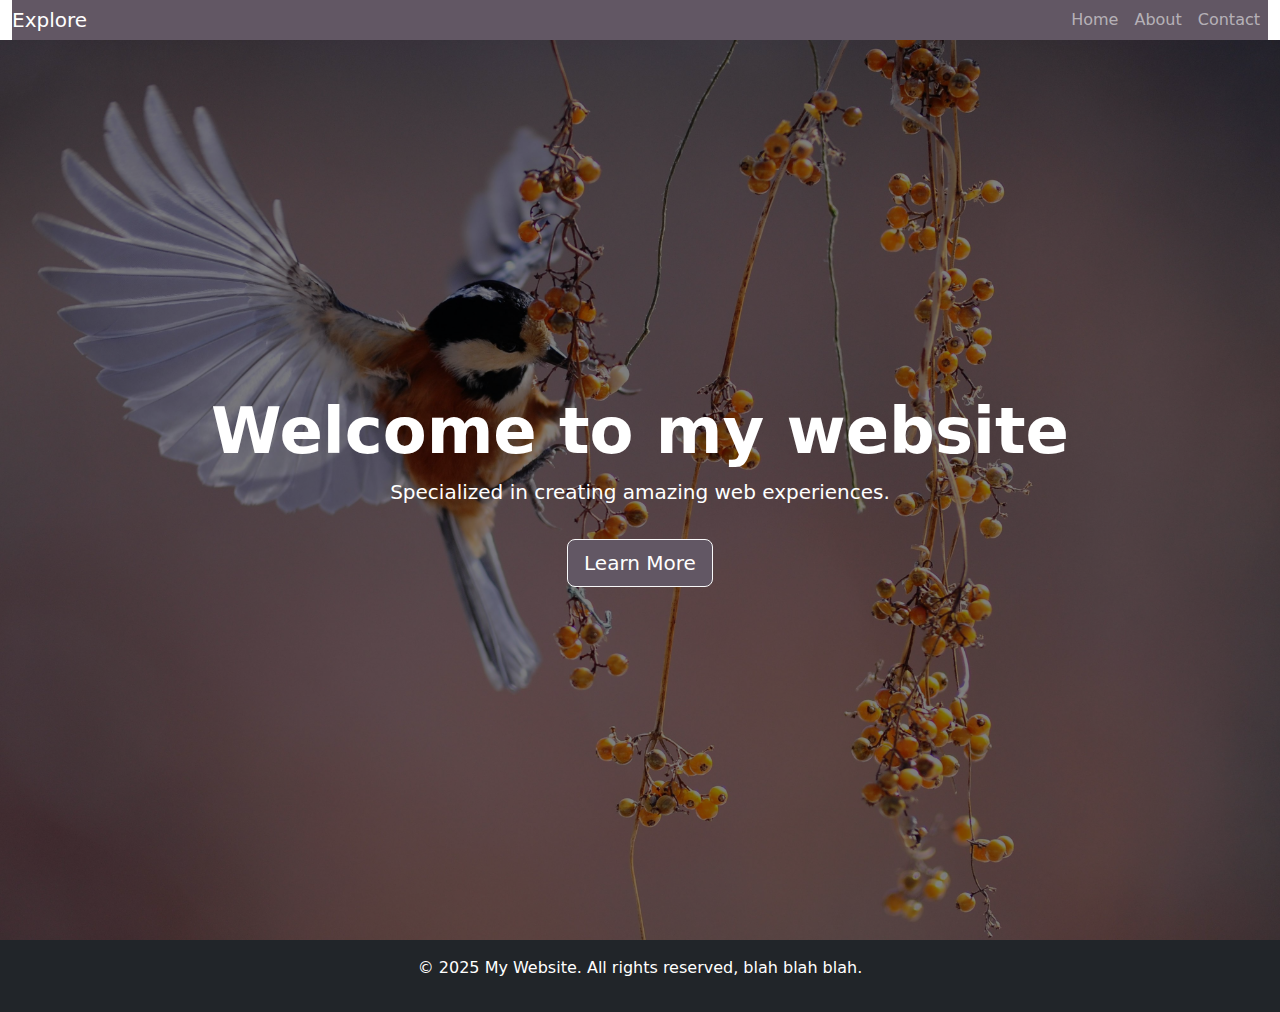
<file: index.html>
<!doctype html>
<html lang="en">
  <head>
    <meta charset="utf-8">
    <meta name="viewport" content="width=device-width, initial-scale=1">
    <title>My Website</title>
    <link href="https://cdn.jsdelivr.net/npm/bootstrap@5.3.5/dist/css/bootstrap.min.css" rel="stylesheet">
    <link rel="stylesheet" href="style.css">
  </head>
  <body>
    <!-- Header -->
    <header class="text-white">
      <div class="container-fluid">
        <nav class="navbar navbar-expand-lg navbar-dark">
          <a class="navbar-brand" href="#">Explore</a>
          <button class="navbar-toggler" type="button" data-bs-toggle="collapse" data-bs-target="#navbarNav" aria-controls="navbarNav" aria-expanded="false" aria-label="Toggle navigation">
            <span class="navbar-toggler-icon"></span>
          </button>
          <div class="collapse navbar-collapse" id="navbarNav">
            <ul class="navbar-nav ms-auto">
              <li class="nav-item"><a class="nav-link" href="#hero">Home</a></li>
              <li class="nav-item"><a class="nav-link" href="#content">About</a></li>
              <li class="nav-item"><a class="nav-link" href="#footer">Contact</a></li>
            </ul>
          </div>
        </nav>
      </div>
    </header>

    <!-- Hero Section -->
    <header id="hero" class="text-white text-center d-flex align-items-center justify-content-center">
      <div class="container">
        <h1 class="display-3 fw-bold">Welcome to my website</h1>
        <p class="lead">Specialized in creating amazing web experiences.</p>
        <a href="#content" class="btn btn-light btn-lg mt-3">Learn More</a>
      </div>
    </header>

  

    <!-- Footer -->
    <footer id="footer" class="bg-dark text-white text-center py-3">
      <div class="container">
        <p>&copy; 2025 My Website. All rights reserved, blah blah blah.</p>
      </div>
    </footer>

    <script src="https://cdn.jsdelivr.net/npm/bootstrap@5.3.5/dist/js/bootstrap.bundle.min.js"></script>
  </body>
</html>
</file>
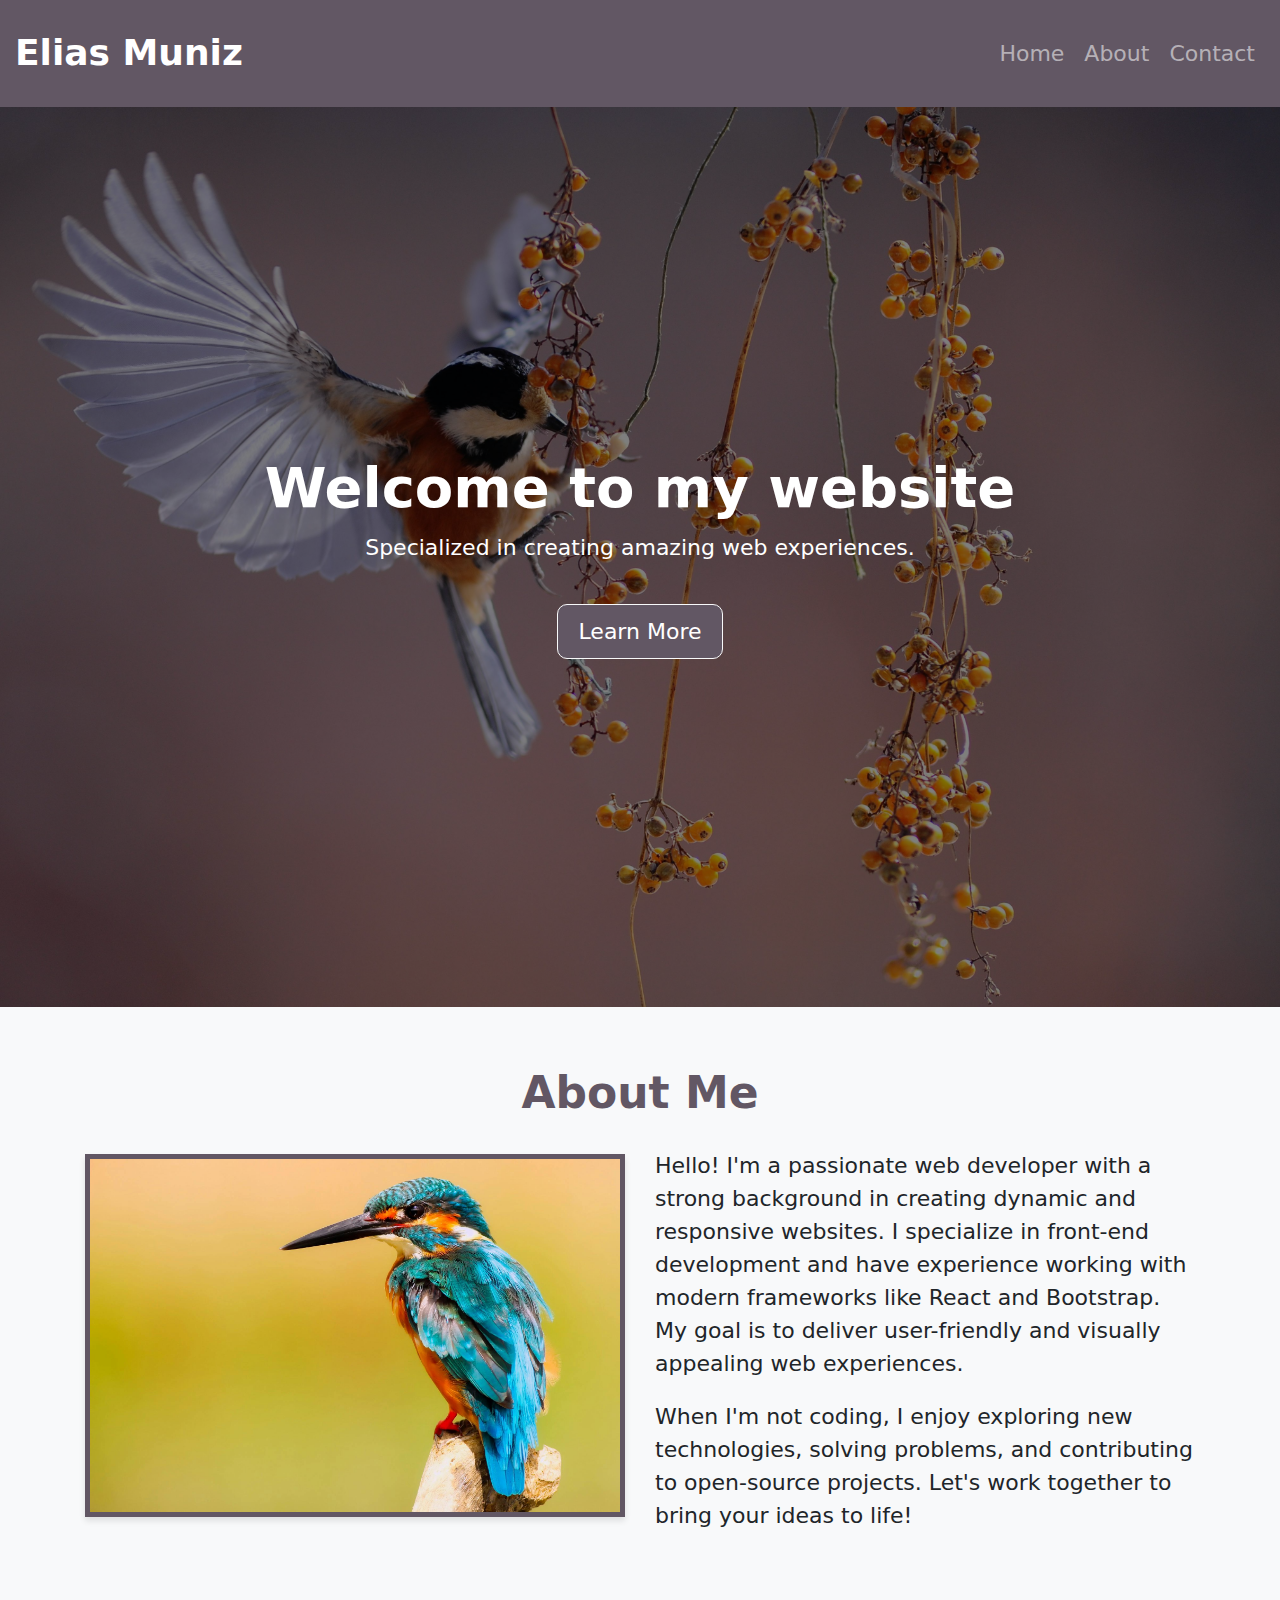
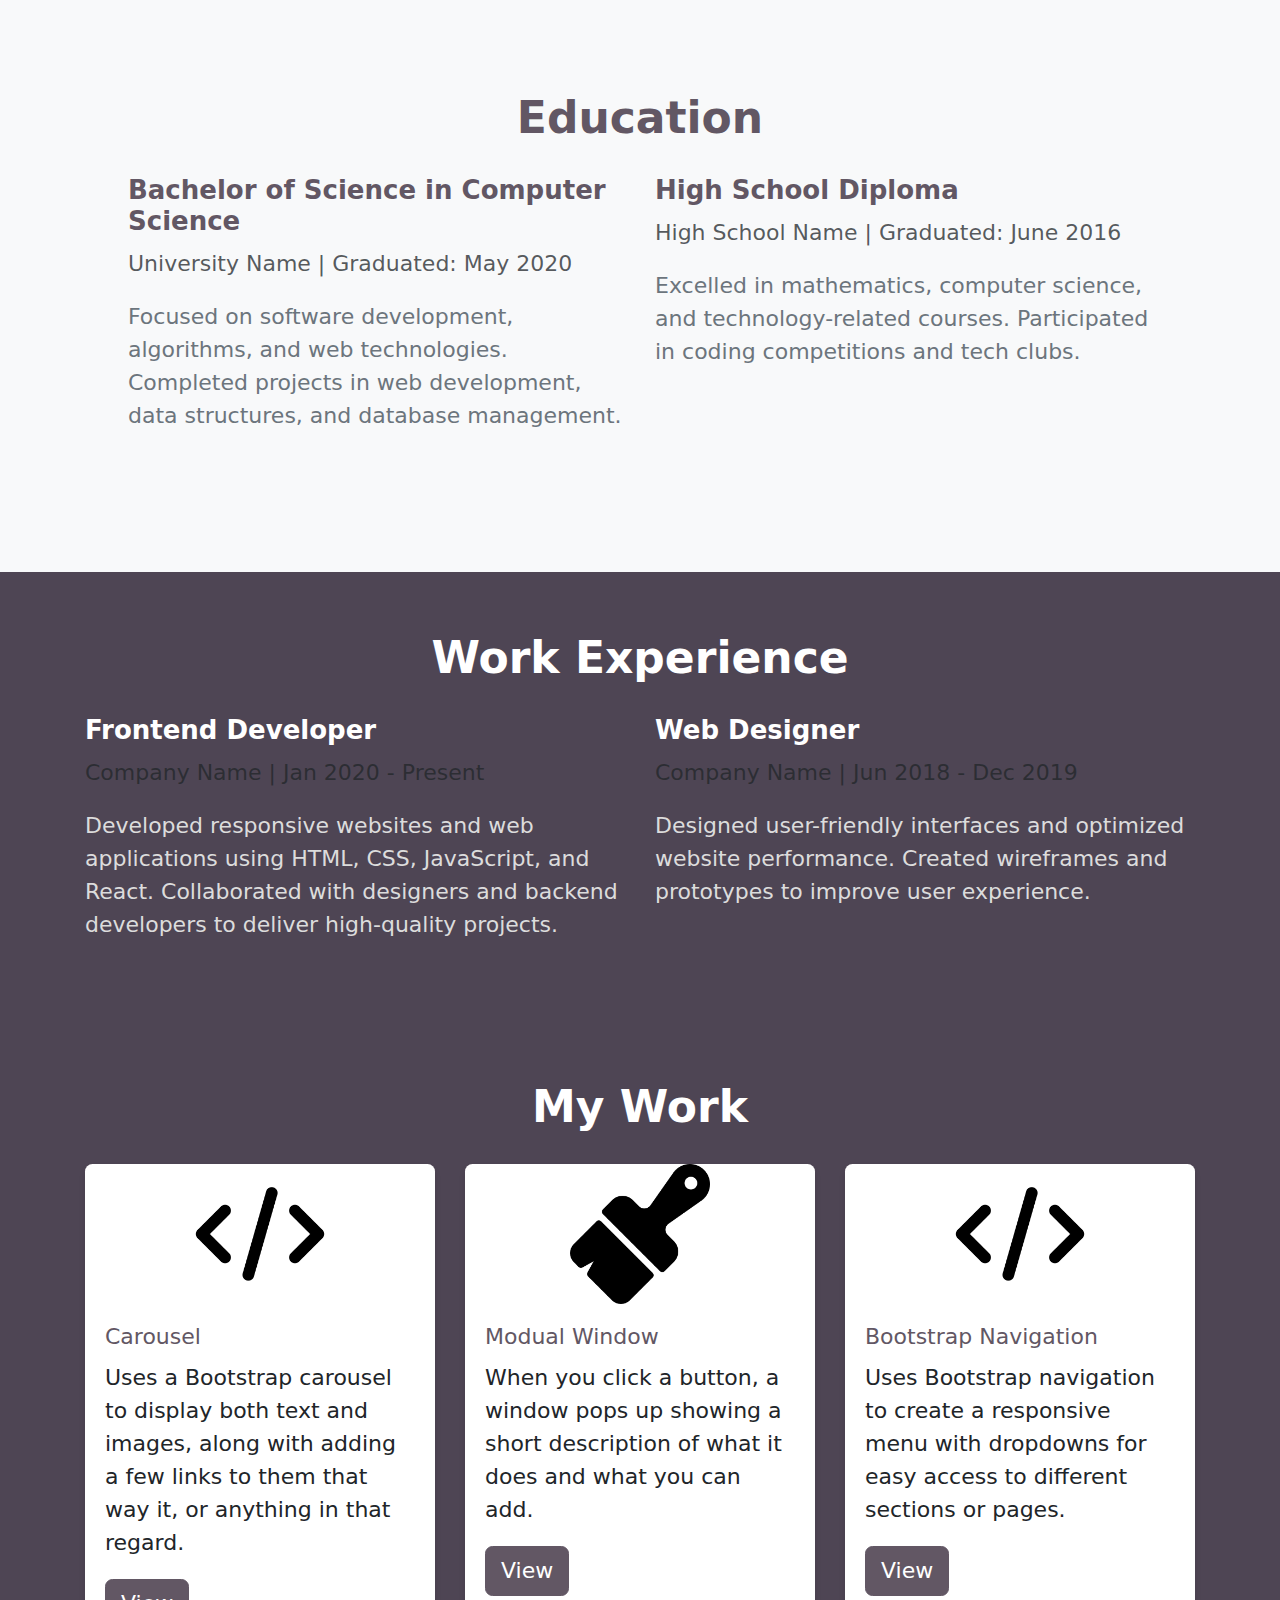
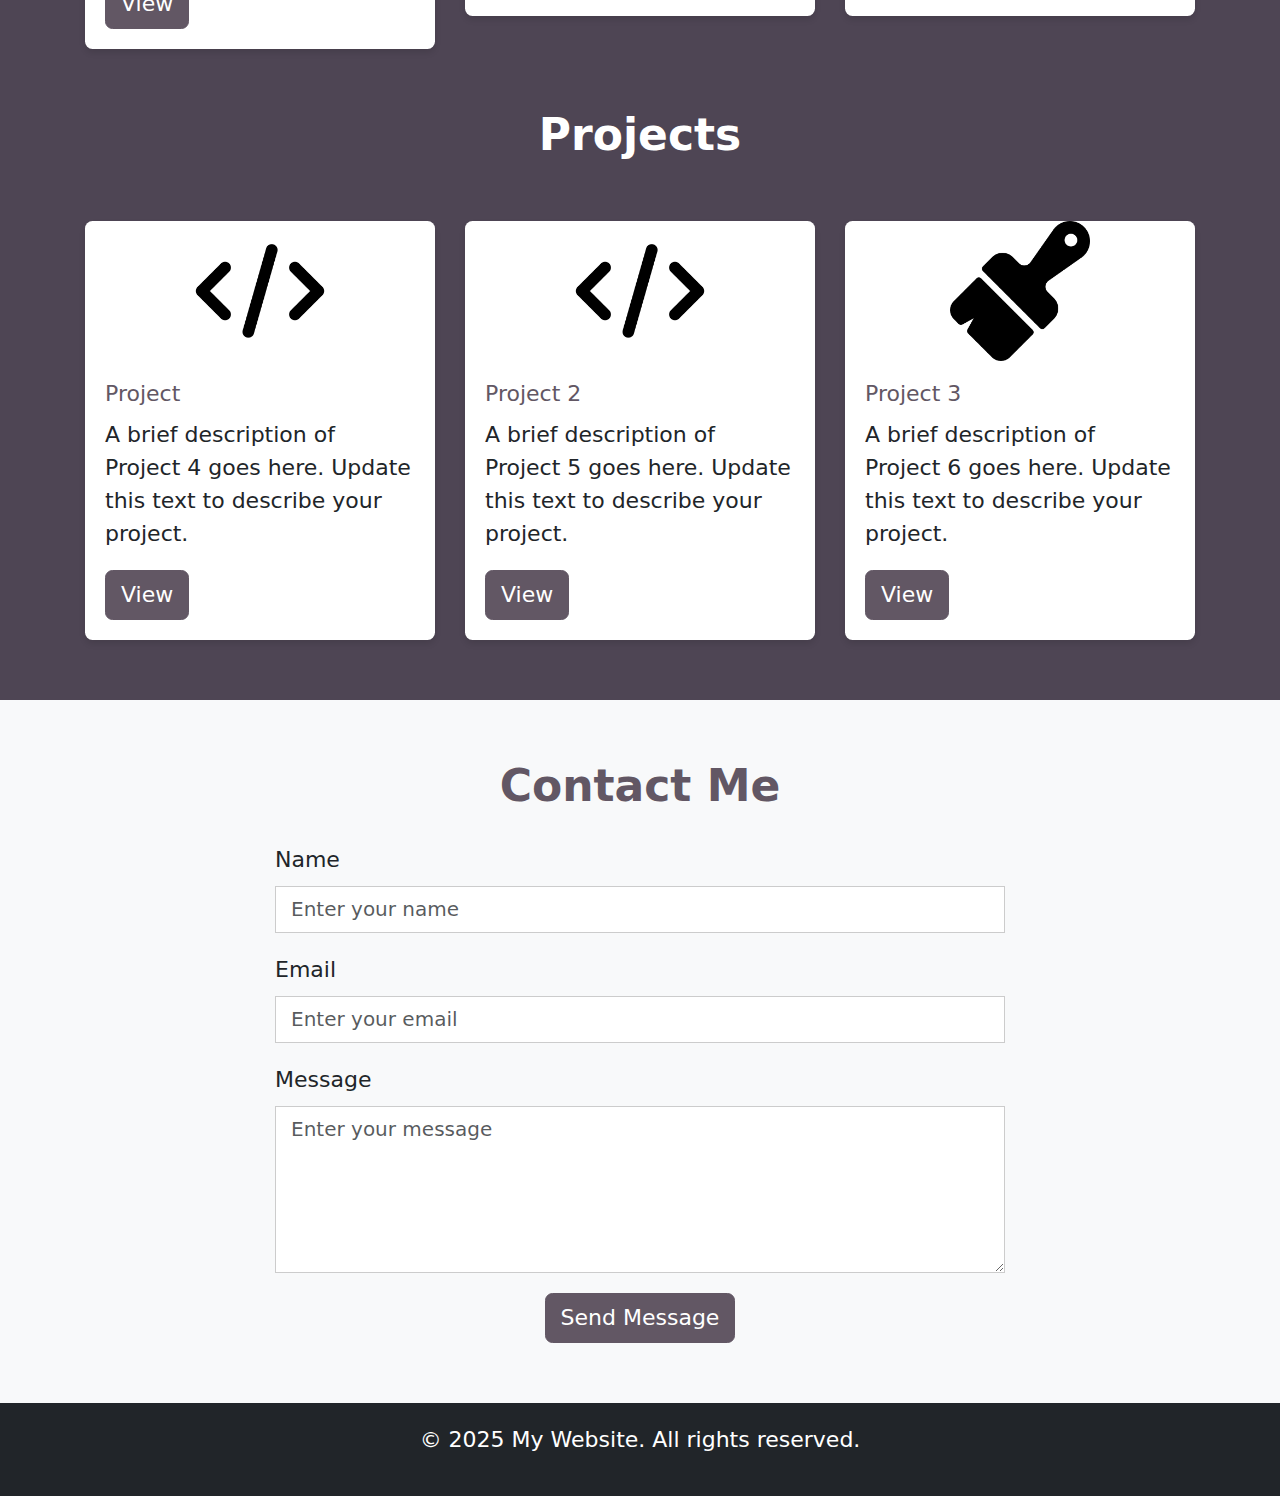
<file: saiblu.github.io/index.html>
<!doctype html>
<html lang="en">
  <head>
    <meta charset="utf-8">
    <meta name="viewport" content="width=device-width, initial-scale=1">
    <title>My Website</title>
    <link href="https://cdn.jsdelivr.net/npm/bootstrap@5.3.5/dist/css/bootstrap.min.css" rel="stylesheet">
    <link rel="stylesheet" href="style.css">
  </head>
  <body>
    <!-- Header -->
    <header class="text-white">
      <div class="container-fluid">
        <nav class="navbar navbar-expand-lg navbar-dark">
          <a class="navbar-brand" href="#">Elias Muniz</a>
          <button class="navbar-toggler" type="button" data-bs-toggle="collapse" data-bs-target="#navbarNav" aria-controls="navbarNav" aria-expanded="false" aria-label="Toggle navigation">
            <span class="navbar-toggler-icon"></span>
          </button>
          <div class="collapse navbar-collapse" id="navbarNav">
            <ul class="navbar-nav ms-auto">
              <li class="nav-item"><a class="nav-link" href="#hero">Home</a></li>
              <li class="nav-item"><a class="nav-link" href="#about-me">About</a></li>
              <li class="nav-item"><a class="nav-link" href="#footer">Contact</a></li>
            </ul>
          </div>
        </nav>
      </div>
    </header>

    <!-- Hero Section -->
    <header id="hero" class="text-white text-center d-flex align-items-center justify-content-center">
      <div class="container">
        <h1 class="display-3 fw-bold">Welcome to my website</h1>
        <p class="lead">Specialized in creating amazing web experiences.</p>
        <a href="#about-me
        " class="btn btn-light btn-lg mt-3">Learn More</a>
      </div>
    </header>

    <!-- About Me Section -->
    <section id="about-me" class="py-5 bg-light">
      <div class="container">
        <h2 class="text-center fw-bold mb-4">About Me</h2>
        <div class="row align-items-center">
          <div class="col-md-6">
            <img src="img/bird2.jpg" alt="About Me" class="img-fluid square mb-4">
          </div>
          <div class="col-md-6">
            <p class="lead">
              Hello! I'm a passionate web developer with a strong background in creating dynamic and responsive websites. I specialize in front-end development and have experience working with modern frameworks like React and Bootstrap. My goal is to deliver user-friendly and visually appealing web experiences.
            </p>
            <p>
              When I'm not coding, I enjoy exploring new technologies, solving problems, and contributing to open-source projects. Let's work together to bring your ideas to life!
            </p>
          </div>
        </div>
      </div>
    </section>

    <!-- Education Section -->
<section id="education" class="py-5 bg-light">
  <div class="container">
    <h2 class="text-center fw-bold mb-4">Education</h2>
    <div class="row">
      <div class="col-md-6">
        <h4 class="fw-bold">Bachelor of Science in Computer Science</h4>
        <p class="text-muted">University Name | Graduated: May 2020</p>
        <p>Focused on software development, algorithms, and web technologies. Completed projects in web development, data structures, and database management.</p>
      </div>
      <div class="col-md-6">
        <h4 class="fw-bold">High School Diploma</h4>
        <p class="text-muted">High School Name | Graduated: June 2016</p>
        <p>Excelled in mathematics, computer science, and technology-related courses. Participated in coding competitions and tech clubs.</p>
      </div>
    </div>
  </div>
</section>

    <!-- Work Experience Section -->
<section id="work-experience" class="py-5">
  <div class="container">
    <h2 class="text-center fw-bold mb-4">Work Experience</h2>
    <div class="row">
      <div class="col-md-6">
        <h4 class="fw-bold">Frontend Developer</h4>
        <p class="text-muted">Company Name | Jan 2020 - Present</p>
        <p>Developed responsive websites and web applications using HTML, CSS, JavaScript, and React. Collaborated with designers and backend developers to deliver high-quality projects.</p>
      </div>
      <div class="col-md-6">
        <h4 class="fw-bold">Web Designer</h4>
        <p class="text-muted">Company Name | Jun 2018 - Dec 2019</p>
        <p>Designed user-friendly interfaces and optimized website performance. Created wireframes and prototypes to improve user experience.</p>
      </div>
    </div>
  </div>
</section>

    <!-- Portfolio/Work Section -->
    <section id="portfolio" class="py-5" style="background-color: #4e4554;">
      <div class="container">
        <h2 class="text-center fw-bold mb-4" style="color: #fff;">My Work</h2>
        <div class="row">
          <div class="col-md-4">
            <div class="card">
              <img src="img/code.png" class="card-img-top" alt="Project 1">
              <div class="card-body">
                <h5 class="card-title">Carousel</h5>
                <p class="card-text">Uses a Bootstrap carousel to display both text and images, along with adding a few links to them that way it, or anything in that regard.</p>
                <a href="https://saiblu.github.io/ET710/Lab14/lab14.html" class="btn btn-primary" target="_blank">View</a>
              </div>
            </div>
          </div>
          <div class="col-md-4">
            <div class="card">
              <img src="img/paint-brush.png" class="card-img-top" alt="Project 2">
              <div class="card-body">
                <h5 class="card-title">Modual Window</h5>
                <p class="card-text">When you click a button, a window pops up showing a short description of what it does and what you can add.</p>
                <a href="https://saiblu.github.io/ET710/Lab13/lab13.html" class="btn btn-primary" target="_blank">View</a>
              </div>
            </div>
          </div>
          <div class="col-md-4">
            <div class="card">
              <img src="img/code.png" class="card-img-top" alt="Project 3">
              <div class="card-body">
                <h5 class="card-title">Bootstrap Navigation</h5>
                <p class="card-text">Uses Bootstrap navigation to create a responsive menu with dropdowns for easy access to different sections or pages.</p>
                <a href="https://saiblu.github.io/ET710/Lab12/lab12.html" class="btn btn-primary" target="_blank">View</a>
              </div>
            </div>
          </div>

          <h2 class="text-center fw-bold mb-4 mt-5" style="color: #fff;">Projects</h2>
          <!-- New Project 4 -->
          <div class="col-md-4 mt-4">
            <div class="card">
              <img src="img/code.png" class="card-img-top" alt="Project 4">
              <div class="card-body">
                <h5 class="card-title">Project</h5>
                <p class="card-text">A brief description of Project 4 goes here. Update this text to describe your project.</p>
                <a href="https://saiblu.github.io/ET710/Project/project.html" class="btn btn-primary" target="_blank">View</a>
              </div>
            </div>
          </div>
          <!-- New Project 5 -->
          <div class="col-md-4 mt-4">
            <div class="card">
              <img src="img/code.png" class="card-img-top" alt="Project 5">
              <div class="card-body">
                <h5 class="card-title">Project 2</h5>
                <p class="card-text">A brief description of Project 5 goes here. Update this text to describe your project.</p>
                <a href="https://saiblu.github.io/ET710/Project(Bootstrap)/project(bootstrap).html" class="btn btn-primary" target="_blank">View</a>
              </div>
            </div>
          </div>
          <!-- New Project 6 -->
          <div class="col-md-4 mt-4">
            <div class="card">
              <img src="img/paint-brush.png" class="card-img-top" alt="Project 6">
              <div class="card-body">
                <h5 class="card-title">Project 3</h5>
                <p class="card-text">A brief description of Project 6 goes here. Update this text to describe your project.</p>
                <a href="https://saiblu.github.io/ET710/Lab10/lab10.html" class="btn btn-primary" target="_blank">View</a>
              </div>
            </div>
          </div>
        </div>
      </div>
    </section>

    <!-- Contact Section -->
<section id="contact" class="py-5 bg-light">
  <div class="container">
    <h2 class="text-center fw-bold mb-4">Contact Me</h2>
    <div class="row justify-content-center">
      <div class="col-md-8">
        <form action="https://formspree.io/f/your-form-id" method="POST">
          <div class="mb-3">
            <label for="name" class="form-label">Name</label>
            <input type="text" class="form-control" id="name" name="name" placeholder="Enter your name" required>
          </div>
          <div class="mb-3">
            <label for="email" class="form-label">Email</label>
            <input type="email" class="form-control" id="email" name="email" placeholder="Enter your email" required>
          </div>
          <div class="mb-3">
            <label for="message" class="form-label">Message</label>
            <textarea class="form-control" id="message" name="message" rows="5" placeholder="Enter your message" required></textarea>
          </div>
          <div class="text-center">
            <button type="submit" class="btn btn-primary">Send Message</button>
          </div>
        </form>
      </div>
    </div>
  </div>
</section>

    <!-- Footer -->
    <footer id="footer" class="bg-dark text-white text-center py-3">
      <div class="container">
        <p>&copy; 2025 My Website. All rights reserved.</p>
      </div>
    </footer>

    <script src="https://cdn.jsdelivr.net/npm/bootstrap@5.3.5/dist/js/bootstrap.bundle.min.js"></script>
  </body>
</html>
</file>
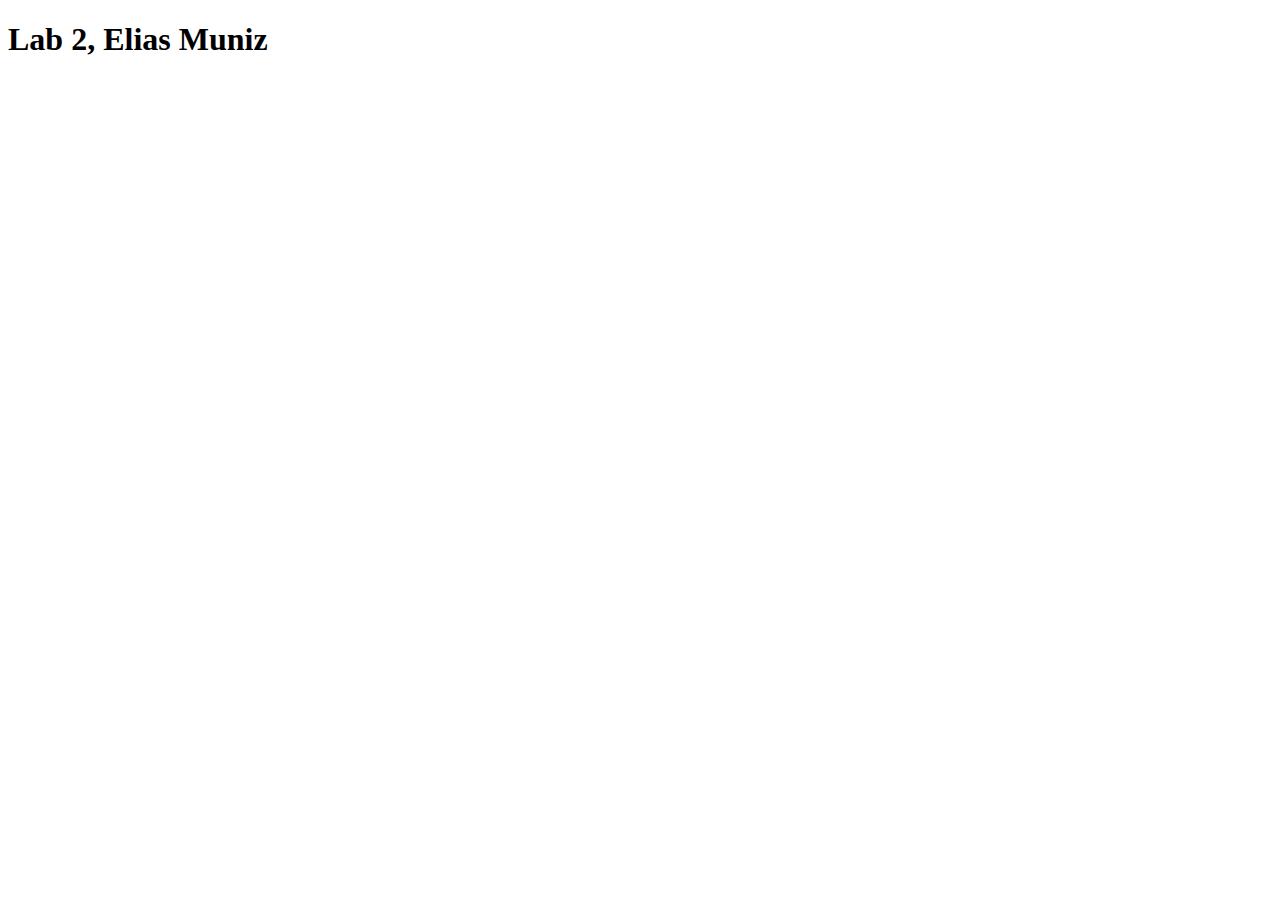
<file: lab2_Muniz.html>
<!DOCTYPE html>
<html lang="en">
<head>
    <meta charset="UTF-8">
    <meta name="viewport" content="width=device-width, initial-scale=1.0">
    <title>Document</title>
</head>
<body>
    <h1> Lab 2, Elias Muniz</h1>

    <script src="lab2_script.js"></script>
    
</body>
</html>
</file>
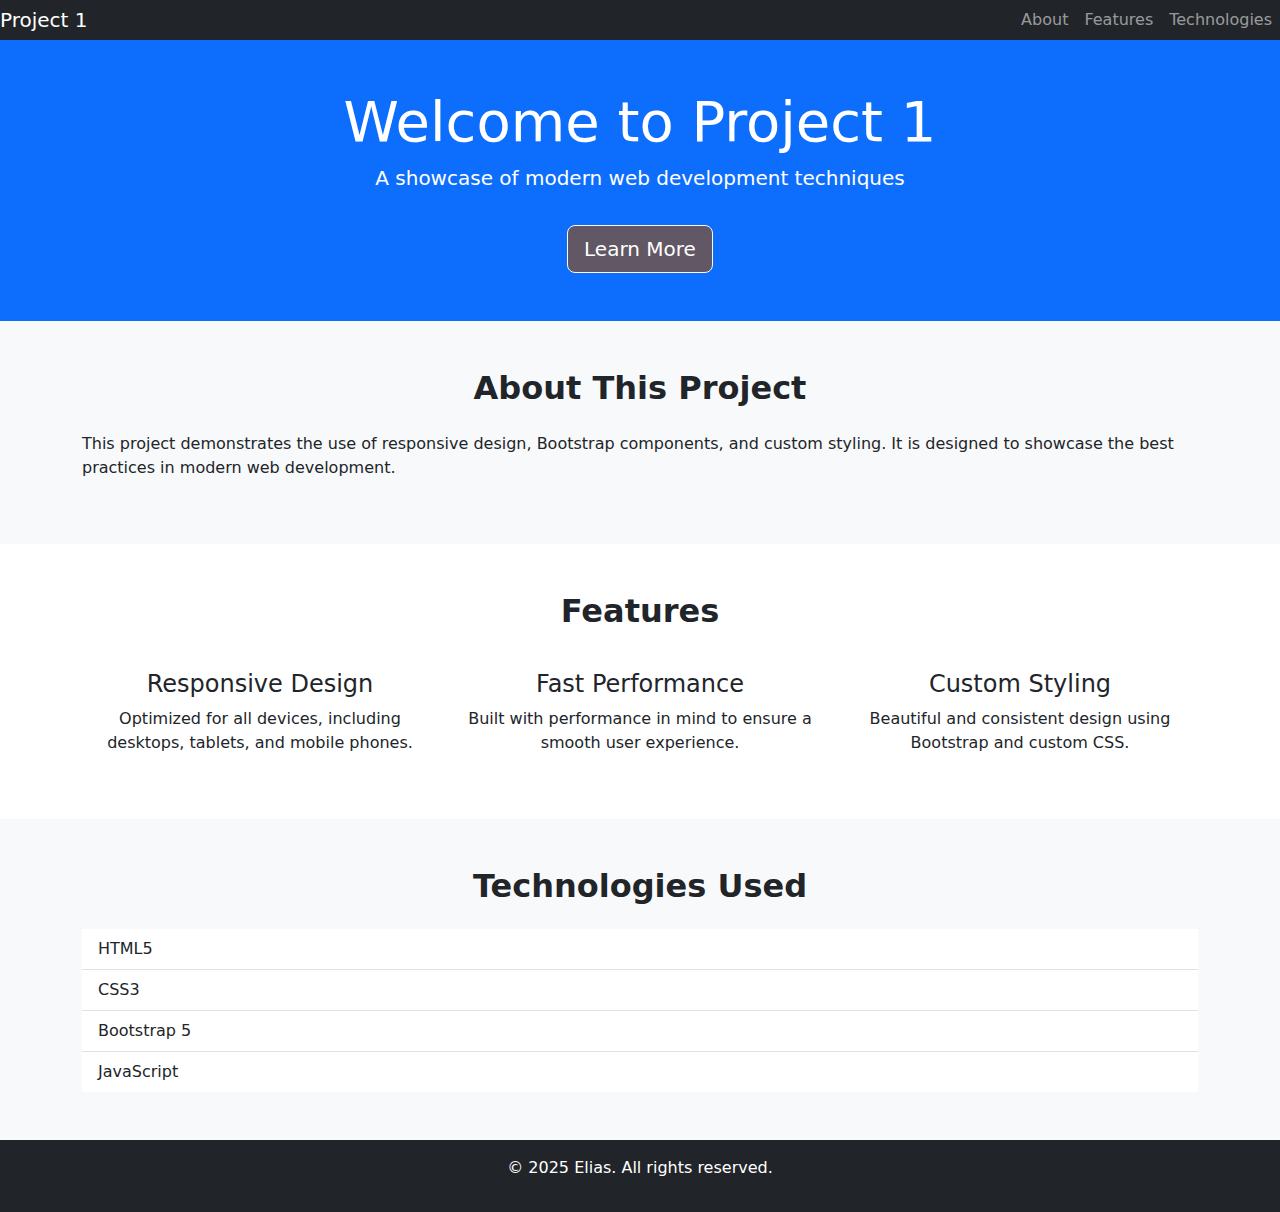
<file: project1.html>
<!doctype html>
<html lang="en">
  <head>
    <meta charset="utf-8">
    <meta name="viewport" content="width=device-width, initial-scale=1">
    <title>Project 1</title>
    <link href="https://cdn.jsdelivr.net/npm/bootstrap@5.3.5/dist/css/bootstrap.min.css" rel="stylesheet">
    <link rel="stylesheet" href="style.css">
  </head>
  <body>
    <!-- Navbar -->
    <nav class="navbar navbar-expand-lg navbar-dark bg-dark">
      <div class="container">
        <a class="navbar-brand" href="#">Project 1</a>
        <button class="navbar-toggler" type="button" data-bs-toggle="collapse" data-bs-target="#navbarNav" aria-controls="navbarNav" aria-expanded="false" aria-label="Toggle navigation">
          <span class="navbar-toggler-icon"></span>
        </button>
        <div class="collapse navbar-collapse" id="navbarNav">
          <ul class="navbar-nav ms-auto">
            <li class="nav-item"><a class="nav-link" href="#about">About</a></li>
            <li class="nav-item"><a class="nav-link" href="#features">Features</a></li>
            <li class="nav-item"><a class="nav-link" href="#technologies">Technologies</a></li>
          </ul>
        </div>
      </div>
    </nav>

    <!-- Hero Section -->
    <header class="bg-primary text-white text-center py-5">
      <div class="container">
        <h1 class="display-4">Welcome to Project 1</h1>
        <p class="lead">A showcase of modern web development techniques</p>
        <a href="#about" class="btn btn-light btn-lg mt-3">Learn More</a>
      </div>
    </header>

    <!-- About Section -->
    <section id="about" class="py-5 bg-light">
      <div class="container">
        <h2 class="text-center fw-bold mb-4">About This Project</h2>
        <p>
          This project demonstrates the use of responsive design, Bootstrap components, and custom styling. It is designed to showcase the best practices in modern web development.
        </p>
      </div>
    </section>

    <!-- Features Section -->
    <section id="features" class="py-5">
      <div class="container">
        <h2 class="text-center fw-bold mb-4">Features</h2>
        <div class="row">
          <div class="col-md-4 text-center">
            <i class="bi bi-laptop fs-1 text-primary"></i>
            <h4 class="mt-3">Responsive Design</h4>
            <p>Optimized for all devices, including desktops, tablets, and mobile phones.</p>
          </div>
          <div class="col-md-4 text-center">
            <i class="bi bi-lightning fs-1 text-primary"></i>
            <h4 class="mt-3">Fast Performance</h4>
            <p>Built with performance in mind to ensure a smooth user experience.</p>
          </div>
          <div class="col-md-4 text-center">
            <i class="bi bi-palette fs-1 text-primary"></i>
            <h4 class="mt-3">Custom Styling</h4>
            <p>Beautiful and consistent design using Bootstrap and custom CSS.</p>
          </div>
        </div>
      </div>
    </section>

    <!-- Technologies Section -->
    <section id="technologies" class="py-5 bg-light">
      <div class="container">
        <h2 class="text-center fw-bold mb-4">Technologies Used</h2>
        <ul class="list-group list-group-flush">
          <li class="list-group-item">HTML5</li>
          <li class="list-group-item">CSS3</li>
          <li class="list-group-item">Bootstrap 5</li>
          <li class="list-group-item">JavaScript</li>
        </ul>
      </div>
    </section>

    <!-- Footer -->
    <footer class="bg-dark text-white py-3">
      <div class="container text-center">
        <p>&copy; 2025 Elias. All rights reserved.</p>
      </div>
    </footer>

    <script src="https://cdn.jsdelivr.net/npm/bootstrap@5.3.5/dist/js/bootstrap.bundle.min.js"></script>
  </body>
</html>
</file>
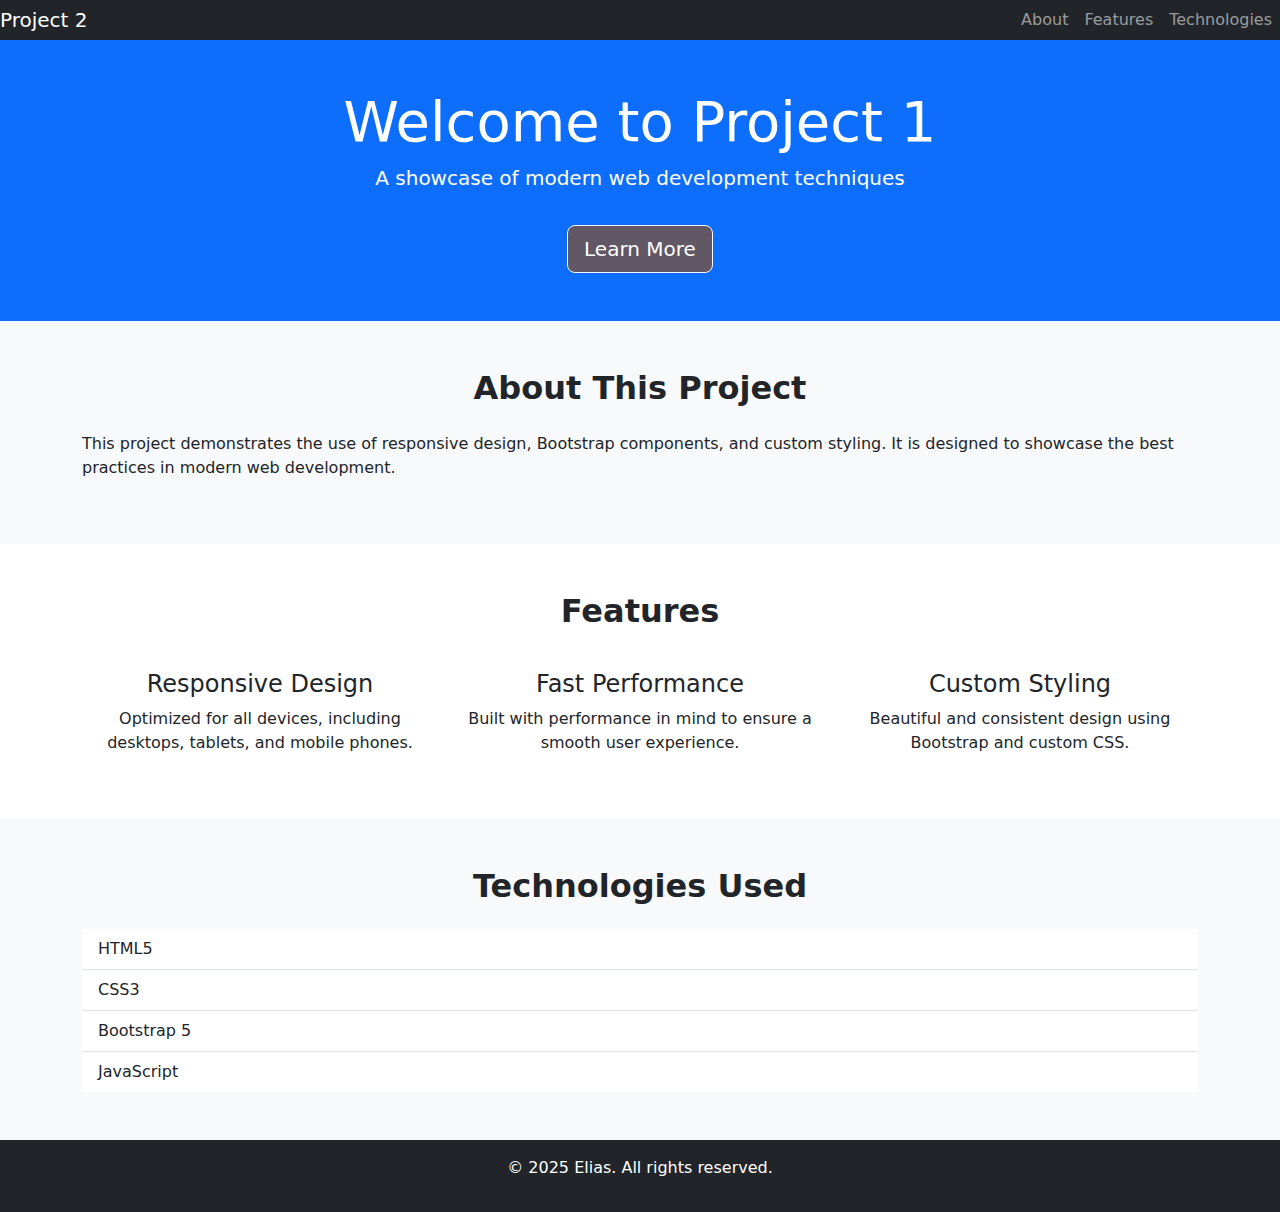
<file: project2.html>
<!doctype html>
<html lang="en">
  <head>
    <meta charset="utf-8">
    <meta name="viewport" content="width=device-width, initial-scale=1">
    <title>Project 2</title>
    <link href="https://cdn.jsdelivr.net/npm/bootstrap@5.3.5/dist/css/bootstrap.min.css" rel="stylesheet">
    <link rel="stylesheet" href="style.css">
  </head>
  <body>
    <!-- Navbar -->
    <nav class="navbar navbar-expand-lg navbar-dark bg-dark">
      <div class="container">
        <a class="navbar-brand" href="#">Project 2</a>
        <button class="navbar-toggler" type="button" data-bs-toggle="collapse" data-bs-target="#navbarNav" aria-controls="navbarNav" aria-expanded="false" aria-label="Toggle navigation">
          <span class="navbar-toggler-icon"></span>
        </button>
        <div class="collapse navbar-collapse" id="navbarNav">
          <ul class="navbar-nav ms-auto">
            <li class="nav-item"><a class="nav-link" href="#about">About</a></li>
            <li class="nav-item"><a class="nav-link" href="#features">Features</a></li>
            <li class="nav-item"><a class="nav-link" href="#technologies">Technologies</a></li>
          </ul>
        </div>
      </div>
    </nav>

    <!-- Hero Section -->
    <header class="bg-primary text-white text-center py-5">
      <div class="container">
        <h1 class="display-4">Welcome to Project 1</h1>
        <p class="lead">A showcase of modern web development techniques</p>
        <a href="#about" class="btn btn-light btn-lg mt-3">Learn More</a>
      </div>
    </header>

    <!-- About Section -->
    <section id="about" class="py-5 bg-light">
      <div class="container">
        <h2 class="text-center fw-bold mb-4">About This Project</h2>
        <p>
          This project demonstrates the use of responsive design, Bootstrap components, and custom styling. It is designed to showcase the best practices in modern web development.
        </p>
      </div>
    </section>

    <!-- Features Section -->
    <section id="features" class="py-5">
      <div class="container">
        <h2 class="text-center fw-bold mb-4">Features</h2>
        <div class="row">
          <div class="col-md-4 text-center">
            <i class="bi bi-laptop fs-1 text-primary"></i>
            <h4 class="mt-3">Responsive Design</h4>
            <p>Optimized for all devices, including desktops, tablets, and mobile phones.</p>
          </div>
          <div class="col-md-4 text-center">
            <i class="bi bi-lightning fs-1 text-primary"></i>
            <h4 class="mt-3">Fast Performance</h4>
            <p>Built with performance in mind to ensure a smooth user experience.</p>
          </div>
          <div class="col-md-4 text-center">
            <i class="bi bi-palette fs-1 text-primary"></i>
            <h4 class="mt-3">Custom Styling</h4>
            <p>Beautiful and consistent design using Bootstrap and custom CSS.</p>
          </div>
        </div>
      </div>
    </section>

    <!-- Technologies Section -->
    <section id="technologies" class="py-5 bg-light">
      <div class="container">
        <h2 class="text-center fw-bold mb-4">Technologies Used</h2>
        <ul class="list-group list-group-flush">
          <li class="list-group-item">HTML5</li>
          <li class="list-group-item">CSS3</li>
          <li class="list-group-item">Bootstrap 5</li>
          <li class="list-group-item">JavaScript</li>
        </ul>
      </div>
    </section>

    <!-- Footer -->
    <footer class="bg-dark text-white py-3">
      <div class="container text-center">
        <p>&copy; 2025 Elias. All rights reserved.</p>
      </div>
    </footer>

    <script src="https://cdn.jsdelivr.net/npm/bootstrap@5.3.5/dist/js/bootstrap.bundle.min.js"></script>
  </body>
</html>
</file>
<file: style.css>
/* navigation styles*/
.navbar {
    background-color: #625764; 
    border-radius: 0; 
    width: 100%; 
    margin: 0; 
    padding: 0; 
}

.navbar .container {
    max-width: 100%; 
    padding-left: 0; 
    padding-right: 0; 
}

/* Buttons */
.btn-primary {
    background-color: #625764; 
    border-color: #625764;
}

.btn-primary:hover {
    background-color: #625764; 
    border-color: #625764;
}

.btn-light {
    background-color: #625764; 
    color: white; 
}

.btn-light:hover {
    background-color: #625764; 
    color: #625764;
}

#hero {
    background-image: url('img/bird.jpg'); /* Replace with your image path */
    background-size: cover; /* Ensures the image covers the entire section */
    background-position: center; /* Centers the image */
    background-repeat: no-repeat; /* Prevents the image from repeating */
    height: 100vh; /* Full viewport height */
    display: flex; /* Enables flexbox for centering content */
    align-items: center; /* Vertically centers content */
    justify-content: center; /* Horizontally centers content */
    text-align: center; /* Centers text */
    color: white; /* Text color */
    position: relative; /* Allows for overlay effects */
}

#hero::before {
    content: '';
    position: absolute;
    top: 0;
    left: 0;
    width: 100%;
    height: 100%;
    background-color: rgba(0, 0, 0, 0.5); /* Adds a dark overlay for better text visibility */
    z-index: 1; /* Ensures the overlay is behind the text */
}

#hero .container {
    position: relative;
    z-index: 2; /* Ensures the text is above the overlay */
}

html, body {
    margin: 0; /* Removes default margins */
    padding: 0; /* Removes default padding */
    width: 100%; /* Ensures full width */
    overflow-x: hidden; /* Prevents horizontal scrolling */
}
</file>
<file: saiblu.github.io/style.css>
/* navigation styles*/
.navbar {
    background-color: #625764; 
    border-radius: 0; 
    width: 100%; 
    margin: 0; 
    padding: 20px 0; 
}

.navbar .container {
    max-width: 100%; 
    padding-left: 0; 
    padding-right: 0; 
}

.navbar-brand {
    font-size: 1.8rem; /* Increases the font size */
    font-weight: bold; /* Makes the text bold (optional) */
}

html {
    scroll-behavior: smooth; /* Smooth scrolling for anchor links */
    font-size: 20px; /* Default is 16px, increase as needed */
}

body {
    font-size: 1.1rem; /* Slightly larger body text */
}

/* Buttons */
.btn-primary {
    background-color: #625764; 
    border-color: #625764;
}

.btn-primary:hover {
    background-color: #625764; 
    border-color: #625764;
}

.btn-light {
    background-color: #625764; 
    color: white; 
}

.btn-light:hover {
    background-color: #625764; 
    color: #625764;
}

#hero {
    background-image: url('img/bird.jpg'); 
    background-size: cover; 
    background-position: center;
    background-repeat: no-repeat; 
    height: 100vh; 
    display: flex; 
    align-items: center; 
    justify-content: center; 
    text-align: center; 
    color: white; 
    position: relative; 
}

#hero::before {
    content: '';
    position: absolute;
    top: 0;
    left: 0;
    width: 100%;
    height: 100%;
    background-color: rgba(0, 0, 0, 0.5); 
    z-index: 1; 
}

#hero .container {
    position: relative;
    z-index: 2; 
}

html, body {
    margin: 0; 
    padding: 0; 
    width: 100%; 
    overflow-x: hidden; 
    background-color: #625764; 
}

/* Work Experience Section */
#work-experience {
    background-color: #4e4554; /* Dark background color */
    color: white; /* White text color */
    padding-top: 20px;
    padding-bottom: 60px;
    padding: 50px 0; /* Adds vertical spacing */
    padding-top: 20px;
    padding-bottom: 50px;
}

#work-experience h2 {
    color: white; /* Ensures the heading text is white */
}

#work-experience h4 {
    color: white; /* Ensures the subheadings are white */
}

#work-experience p {
    color: #dcdcdc; /* Light gray for paragraph text for better readability */
}
/* Portfolio Section */
#portfolio {
    background-color: #4e4554;
    padding: 50px 0;
}

#portfolio h2 {
    color: #fff;
}

.card {
    border: none;
    box-shadow: 0 4px 6px rgba(0, 0, 0, 0.1); 
}

.card-title {
    color: #625764; 
}

.card-img-top {
    width: 40%; 
    height: auto; 
    max-height: 200px; 
    object-fit: cover; 
    display: block;
    margin: 0 auto;
}

/* Contact Section */
#contact {
    padding: 50px 0;
    background-color: #f8f9fa; /* Light background for contrast */
}

#contact h2 {
    color: #625764; /* Matches the theme color */
}

#contact .form-control {
    border-radius: 0; /* Optional: Makes the input fields square */
    border: 1px solid #ccc; /* Adds a subtle border */
}

#contact .btn-primary {
    background-color: #625764; /* Matches the theme color */
    border-color: #625764;
}

#contact .btn-primary:hover {
    background-color: #4e4554; /* Darker shade for hover effect */
    border-color: #4e4554;
}

/* About Me Section */
#about-me {
    padding: 20px 0; /* Reduced vertical padding */
    background-color: #f8f9fa; /* Light background for contrast */
}

#about-me h2 {
    color: #625764; /* Matches the theme color */
}

#about-me img {
    max-width: 100%; /* Ensures the image is responsive */
    height: auto; /* Maintains aspect ratio */
    border: 5px solid #625764; /* Adds a border matching the theme */
    box-shadow: 0 4px 6px rgba(0, 0, 0, 0.1); /* Adds a subtle shadow */
}

/* Education Section */
#education { 
    background-color: #f8f8f8; /* Light background for contrast */
    padding: 60px 0; /* Adds vertical spacing */
}

#education .container {
    padding-left: 0;
    padding-right: 0;
    padding-top: 20px;
    padding-bottom: 60px;
    max-width: 80%;
}

#education h2 {
    color: #625764; /* Matches the theme color */
}

#education h4 {
    color: #625764; /* Matches the theme color */
    font-weight: bold;
}

#education p {
    color: #6c757d; /* Subtle text color for descriptions */
}

/* Make headings larger */
h1, .display-1, .display-3 {
    font-size: 2.8rem;
}

h2 {
    font-size: 2.2rem;
}

h3 {
    font-size: 1.7rem;
}

h4 {
    font-size: 1.3rem;
}

h5 {
    font-size: 1.1rem;
}

.card-text, .lead, p, label, input, textarea, .btn, .nav-link {
    font-size: 1.1rem;
}
</file>
